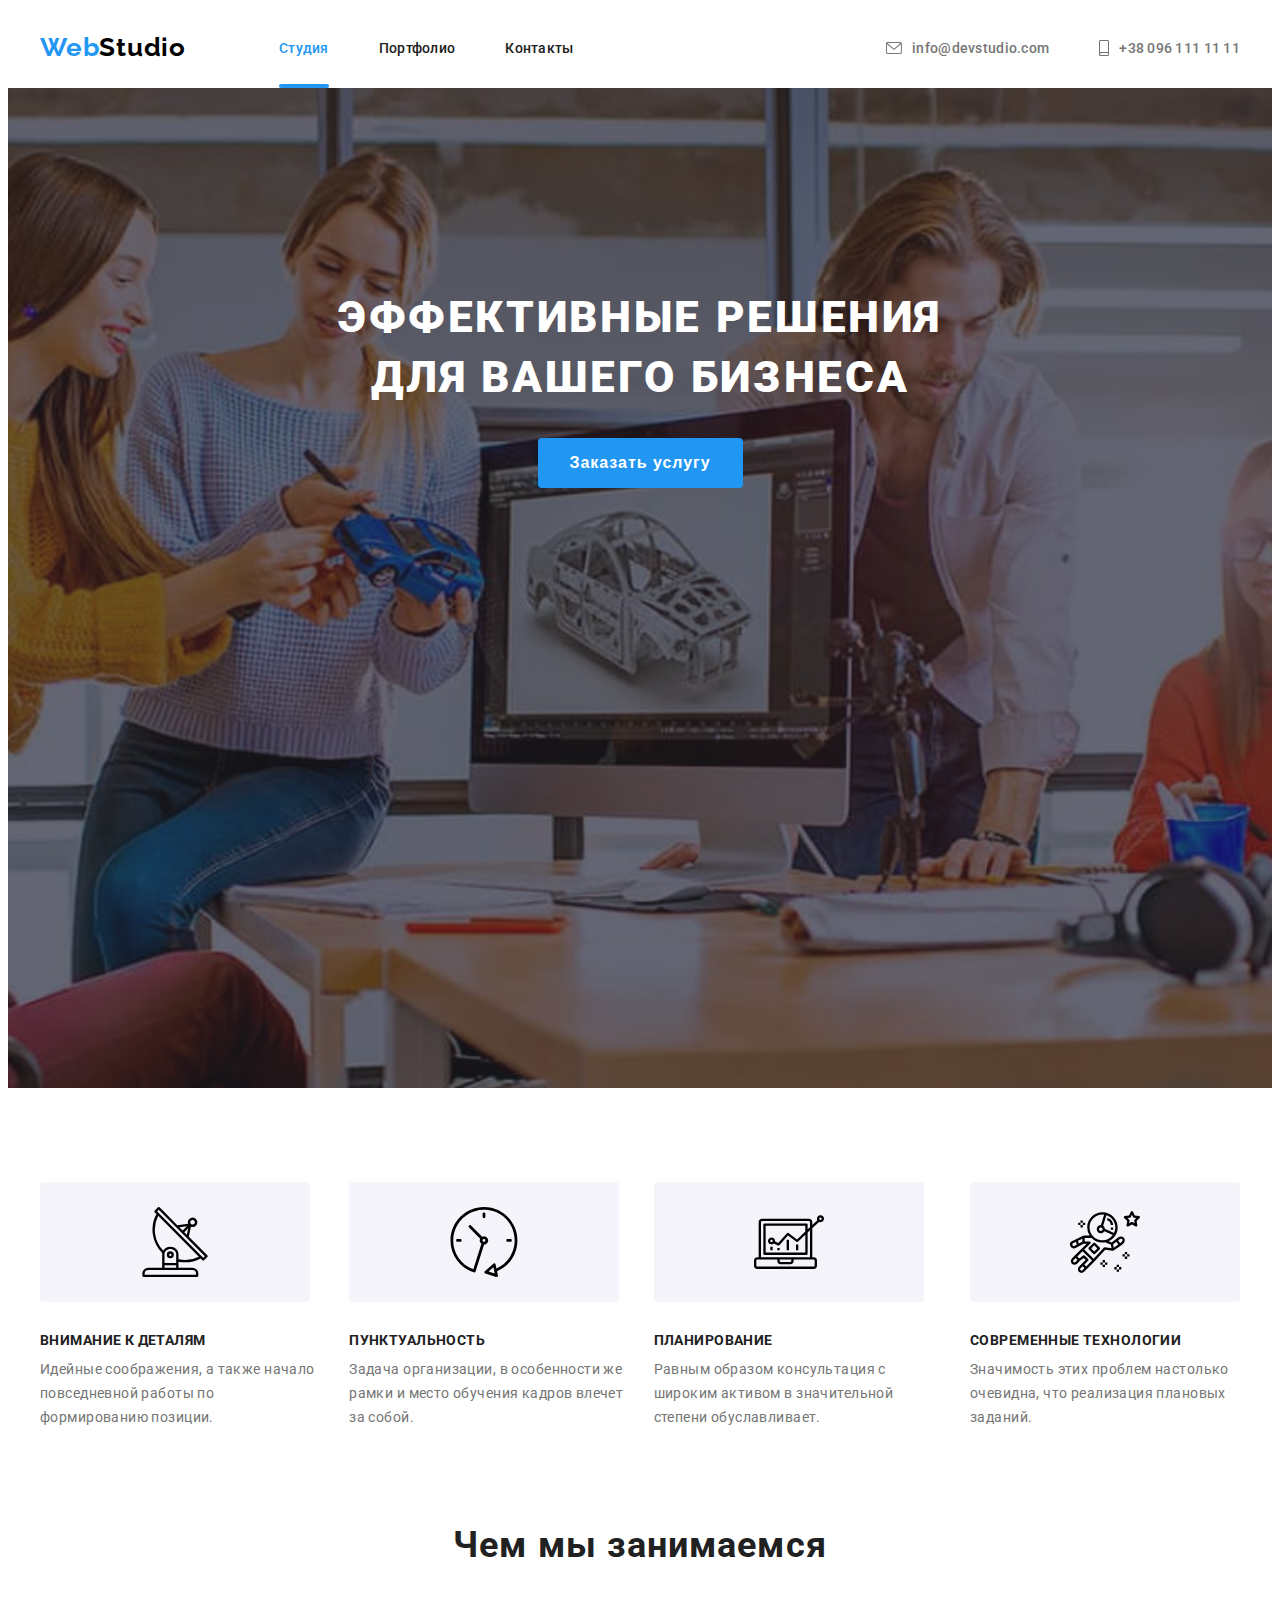
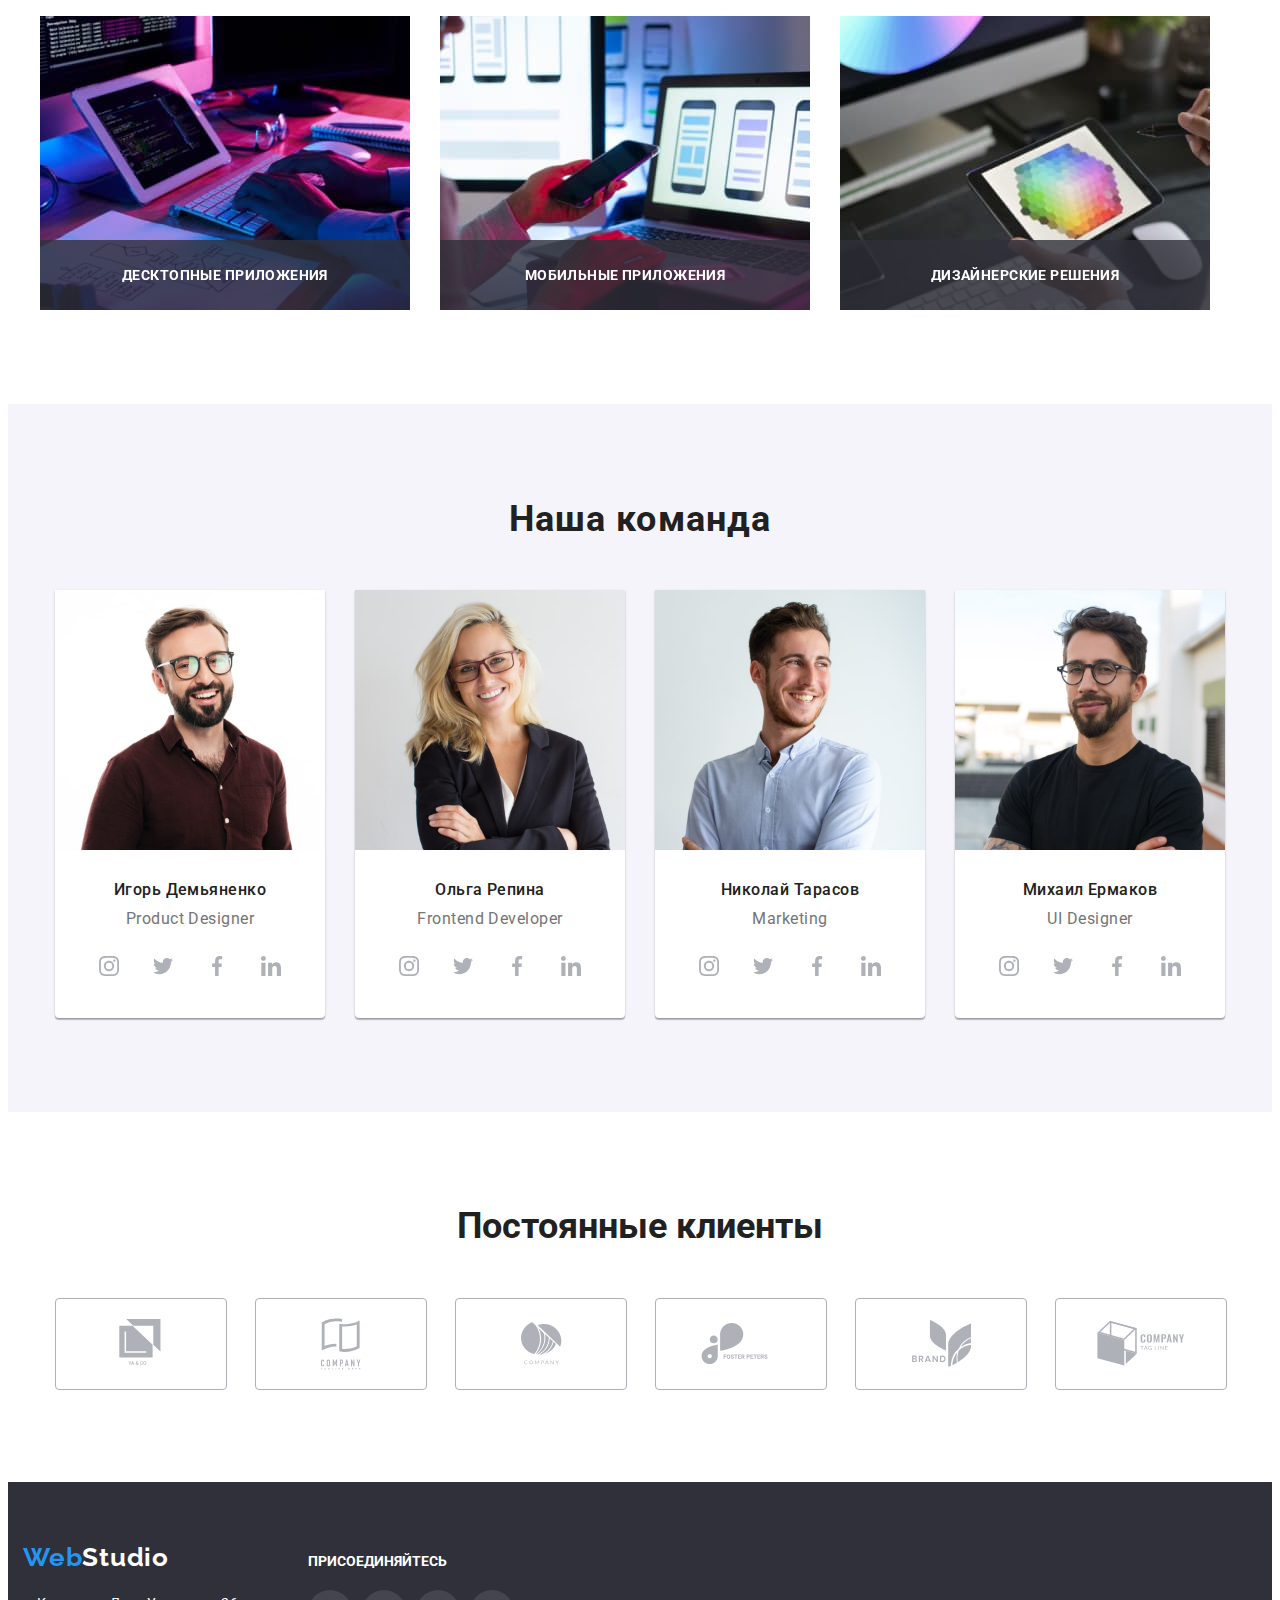
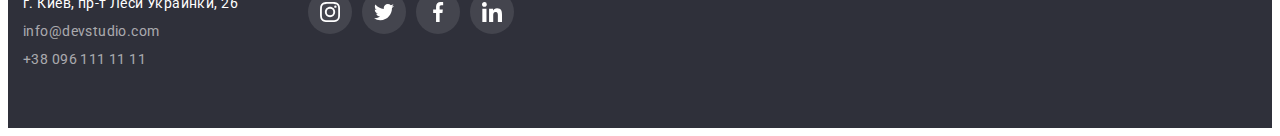
<file: index.html>
<!DOCTYPE html>
<html lang="ru">

<head>
  <meta charset="UTF-8" />
  <meta name="viewport" content="width=device-width, initial-scale=1.0" />
  <title>WebStudio</title>

  <link rel="preconnect" href="https://fonts.gstatic.com" />
  <link href="https://fonts.googleapis.com/css2?family=Raleway:wght@700&family=Roboto:wght@400;500;700;900&display=swap"
    rel="stylesheet" />
  <link rel="stylesheet" href="https://cdnjs.cloudflare.com/ajax/libs/modern-normalize/1.0.0/modern-normalize.min.css"
    integrity="sha512-ISS7cAi1PEhQ8jnbJpJZMd29NlhNj4AWYyLOSp2CE/CsHxTCu+r+t0D2yoJudVrd0/8fTVPUVDzY5Tvli75u/g=="
    crossorigin="anonymous" />
  <link rel="stylesheet" href="./css/styles.css" />
</head>

<body class="page-body">
  <!-- Шапка сайта -->

  <header class="page-header ">
    <div class="container page-header-menu">
      <nav class="nav">
        <a href="/" lang="en" class="logo-header">
          <span class="logo-web">Web</span><span class="logo-studio">Studio</span></a>
        <ul class="nav-list">
          <li class="nav-list-item">
            <a href="./index.html" class="nav-link current">Студия</a>
          </li>
          <li class="nav-list-item">
            <a href="./portfolio.html" class="nav-link">Портфолио</a>
          </li>
          <li class="nav-list-item">
            <a href="" class="nav-link">Контакты</a>
          </li>
        </ul>
      </nav>
      <ul class="header-contacts">
        <li class="header-contacts-item">
          <a class="email-link item" href="mailto:info@devstudio.com">
            <svg class="contacts-icon-mail">
              <use href="./images/sprite.svg#envelope"></use>
            </svg>
            info@devstudio.com
          </a>
        </li>
        <li class="header-contacts-item"><a class="tel-link item" href="tel:+380961111111">
            <svg class="contacts-icon-tel">
              <use href="./images/sprite.svg#smartphone"></use>
            </svg>
            +38 096 111 11 11</a></li>
      </ul>
    </div>
  </header>

  <main>
    <!-- Герой -->

    <section class="hero overlay">
      <div class="hero-text">
        <h1 class="hero-title">Эффективные решения для вашего бизнеса</h1>
        <button data-modal-open class="hero-btn" type="button">Заказать услугу</button>

        <div class="backdrop is-hidden" data-modal>
          <div class="modal">

            <button data-modal-close class="close-btn" type="button">
              <svg class="close-icon">
                <use href="./images/sprite.svg#close-icon"></use>
              </svg>
            </button>

          </div>
        </div>
      </div>
    </section>


    <!--Особенности-->
    <section class="section feature-section">
      <div class="container">
        <visually hidden>
          <h2 class="section-title visually-hidden">Особенности</h2>
        </visually hidden>
        <ul class="list">
          <li class="list-item">
            <div class="features-icon">
              <svg width="70" height="70">
                <use href="./images/sprite.svg#antenna"></use>
              </svg>
            </div>
            <h3 class="feature-title">Внимание к деталям</h3>
            <p class="feature-text">
              Идейные соображения, а также начало повседневной работы по
              формированию позиции.
            </p>
          </li>
          <li class="list-item">
            <div class="features-icon">
              <svg width="70" height="70">
                <use href="./images/sprite.svg#clock"></use>
              </svg>
            </div>
            <h3 class="feature-title">Пунктуальность</h3>
            <p class="feature-text">
              Задача организации, в особенности же рамки и место обучения
              кадров влечет за собой.
            </p>
          </li>
          <li class="list-item">
            <div class="features-icon">
              <svg width="70" height="70">
                <use href="./images/sprite.svg#diagram"></use>
              </svg>
            </div>
            <h3 class="feature-title">Планирование</h3>
            <p class="feature-text">
              Равным образом консультация с широким активом в значительной
              степени обуславливает.
            </p>
          </li>
          <li class="list-item">
            <div class="features-icon">
              <svg width="70" height="70">
                <use href="./images/sprite.svg#astronaut"></use>
              </svg>
            </div>
            <h3 class="feature-title">Современные технологии</h3>
            <p class="feature-text">
              Значимость этих проблем настолько очевидна, что реализация
              плановых заданий.
            </p>
          </li>
        </ul>
      </div>
    </section>
    <!--Чем мы занимаемся-->
    <section class="section what-we-do">
      <div class="container">
        <h2 class="section-title what-we-do-title">Чем мы занимаемся</h2>
        <ul class="list">
          <li class="what-we-do-list-item">
            <img src="./images/main/box1.jpg" alt="компьютер" width="370" height="294" />
            <p class="what-we-do-text">Десктопные приложения</p>
          </li>
          <li class="what-we-do-list-item">
            <img src="./images/main/box2.jpg" alt="мобильный" width="370" height="294" />
            <p class="what-we-do-text">Мобильные приложения</p>

          </li>
          <li class="what-we-do-list-item">
            <img src="./images/main/box3.jpg" alt="планшет" width="370" height="294" />
            <p class="what-we-do-text">Дизайнерские решения</p>

          </li>
        </ul>
      </div>
    </section>
    <!--Наша команда-->
    <section class="section our-team-section">
      <div class="container">
        <h2 class="section-title our-team-title">Наша команда</h2>
        <ul class="list-our-team">

          <li class="team-list-item">
            <img src="./images/main/team1.jpg" alt="Дизайнер" width="270" height="260" />
            <div class="text-our-team">
              <h3 class="team-member">Игорь Демьяненко</h3>
              <p class="job-title" lang="en">Product Designer</p>

              <ul class="social-list">
                <li class="social-item">
                  <a href="" class="link-network">
                    <svg class="icon-network">
                      <use href="./images/sprite.svg#instagram"></use>
                    </svg>
                  </a>

                </li>
                <li class="social-item">
                  <a href="" class="link-network">
                    <svg class="icon-network">
                      <use href="./images/sprite.svg#twitter"></use>
                    </svg>
                  </a>
                </li>
                <li class="social-item">
                  <a href="" class="link-network">
                    <svg class="icon-network">
                      <use href="./images/sprite.svg#facebook"></use>
                    </svg>
                  </a>
                </li>
                <li class="social-item">
                  <a href="" class="link-network">
                    <svg class="icon-network">
                      <use href="./images/sprite.svg#linkedin"></use>
                    </svg>
                  </a>
                </li>
              </ul>
            </div>
          </li>
          <li class="team-list-item">
            <img src="./images/main/team2.jpg" alt="Разработчик" width="270" height="260" />
            <div class="text-our-team">
              <h3 class="team-member">Ольга Репина</h3>
              <p class="job-title" lang="en">Frontend Developer</p>

              <ul class="social-list">
                <li class="social-item">
                  <a href="" class="link-network">
                    <svg class="icon-network">
                      <use href="./images/sprite.svg#instagram"></use>
                    </svg>
                  </a>
                </li>
                <li class="social-item">
                  <a href="" class="link-network">
                    <svg class="icon-network">
                      <use href="./images/sprite.svg#twitter"></use>
                    </svg>
                  </a>
                </li>
                <li class="social-item">
                  <a href="" class="link-network">
                    <svg class="icon-network">
                      <use href="./images/sprite.svg#facebook"></use>
                    </svg>
                  </a>
                </li>
                <li class="social-item">
                  <a href="" class="link-network">
                    <svg class="icon-network">
                      <use href="./images/sprite.svg#linkedin"></use>
                    </svg>
                  </a>
                </li>
              </ul>
            </div>
          </li>
          </li>
          <li class="team-list-item">
            <img src="./images/main/team3.jpg" alt="Маркетинг" width="270" height="260" />
            <div class="text-our-team">
              <h3 class="team-member">Николай Тарасов</h3>
              <p class="job-title" lang="en">Marketing</p>

              <ul class="social-list">
                <li class="social-item">
                  <a href="" class="link-network">
                    <svg class="icon-network">
                      <use href="./images/sprite.svg#instagram"></use>
                    </svg>
                  </a>
                </li>
                <li class="social-item">
                  <a href="" class="link-network">
                    <svg class="icon-network">
                      <use href="./images/sprite.svg#twitter"></use>
                    </svg>
                  </a>
                </li>
                <li class="social-item">
                  <a href="" class="link-network">
                    <svg class="icon-network">
                      <use href="./images/sprite.svg#facebook"></use>
                    </svg>
                  </a>
                </li>
                <li class="social-item">
                  <a href="" class="link-network">
                    <svg class="icon-network">
                      <use href="./images/sprite.svg#linkedin"></use>
                    </svg>
                  </a>
                </li>
              </ul>
            </div>
          </li>
          <li class="team-list-item">
            <img src="./images/main/team4.jpg" alt="Дизайнер пользовательского интерфейса" width="270" height="260" />
            <div class="text-our-team">
              <h3 class="team-member">Михаил Ермаков</h3>
              <p class="job-title" lang="en">UI Designer</p>

              <ul class="social-list">
                <li class="social-item">
                  <a href="" class="link-network">
                    <svg class="icon-network">
                      <use href="./images/sprite.svg#instagram"></use>
                    </svg>
                  </a>
                </li>
                <li class="social-item">
                  <a href="" class="link-network">
                    <svg class="icon-network">
                      <use href="./images/sprite.svg#twitter"></use>
                    </svg>
                  </a>
                </li>
                <li class="social-item">
                  <a href="" class="link-network">
                    <svg class="icon-network">
                      <use href="./images/sprite.svg#facebook"></use>
                    </svg>
                  </a>
                </li>
                <li class="social-item">
                  <a href="" class="link-network">
                    <svg class="icon-network">
                      <use href="./images/sprite.svg#linkedin"></use>
                    </svg>
                  </a>
                </li>
              </ul>
          </li>
      </div>
      </ul>
      </div>
    </section>
    <!-- clients -->
    <section class="clients">
      <div class="container">
        <h2 class="clients-title">Постоянные клиенты</h2>

        <ul class="list-clients">
          <li class="item-clients">

            <a href="" class="link-clients">
              <svg width="45" height="49" class="icon-clients">
                <use href="./images/sprite.svg#logo-1"></use>
              </svg>
            </a>
          </li>

          <li class="item-clients">
            <a href="" class="link-clients">
              <svg width="40" height="52" class="icon-clients">
                <use href="./images/sprite.svg#logo-2"></use>
              </svg>
            </a>
          </li>

          <li class="item-clients">
            <a href="" class="link-clients">
              <svg width="41" height="43" class="icon-clients">
                <use href="./images/sprite.svg#logo-3"></use>
              </svg>
            </a>
          </li>

          <li class="item-clients">
            <a href="" class="link-clients">
              <svg width="80" height="42" class="icon-clients">
                <use href="./images/sprite.svg#logo-4"></use>
              </svg>
            </a>
          </li>

          <li class="item-clients">
            <a href="" class="link-clients">
              <svg width="59" height="47" class="icon-clients">
                <use href="./images/sprite.svg#logo-5"></use>
              </svg>
            </a>
          </li>

          <li class="item-clients">
            <a href="" class="link-clients">
              <svg width="88" height="45" class="icon-clients">
                <use href="./images/sprite.svg#logo-6"></use>
              </svg>
            </a>
          </li>

        </ul>

      </div>
    </section>
  </main>
  <!-- Футер -->
  <footer class="dark-theme page-footer">
    <div class="container footer-container">
      <div class="footer-contacts">
        <a href="/" lang="en" class="logo">
          <span class="logo-web">Web</span><span class="logo-studio logo-footer">Studio</span></a>
        <address class="address">
          <ul class="contact-information-list">
            <li class="contact-information-list-item">
              <a class="contact-information-street" href="https://goo.gl/maps/Xq5LNaimfFNmLag48" target="_blank">г.
                Киев,
                пр-т Леси Украинки, 26</a>
            </li>
            <li class="contact-information-list-item">
              <a class="contact-information-email" href="mailto:info@devstudio.com">info@devstudio.com</a>
            </li>
            <li class="contact-information-list-item">
              <a class="contact-information-phone" href="tel:+380961111111">+38 096 111 11 11</a>
            </li>
          </ul>
        </address>
      </div>

      <div class="join-us">
        <p class="join-us-title">присоединяйтесь</p>
        <ul class="join-us-list">
          <li class="join-us-item">
            <a href="" class="join-us-link">
              <svg width="20" height="20">
                <use href="./images/sprite.svg#instagram"></use>
              </svg>
            </a>
          </li>

          <li class="join-us-item">
            <a href="" class="join-us-link">
              <svg width="20" height="20">
                <use href="./images/sprite.svg#twitter"></use>
              </svg>
            </a>
          </li>

          <li class="join-us-item">
            <a href="" class="join-us-link">
              <svg width="20" height="20">
                <use href="./images/sprite.svg#facebook"></use>
              </svg>
            </a>
          </li>

          <li class="join-us-item">
            <a href="" class="join-us-link">
              <svg width="20" height="20">
                <use href="./images/sprite.svg#linkedin"></use>
              </svg>
            </a>
          </li>


        </ul>

      </div>
    </div>
  </footer>

  <script src="./js/modal.js"></script>

</body>

</html>
</file>
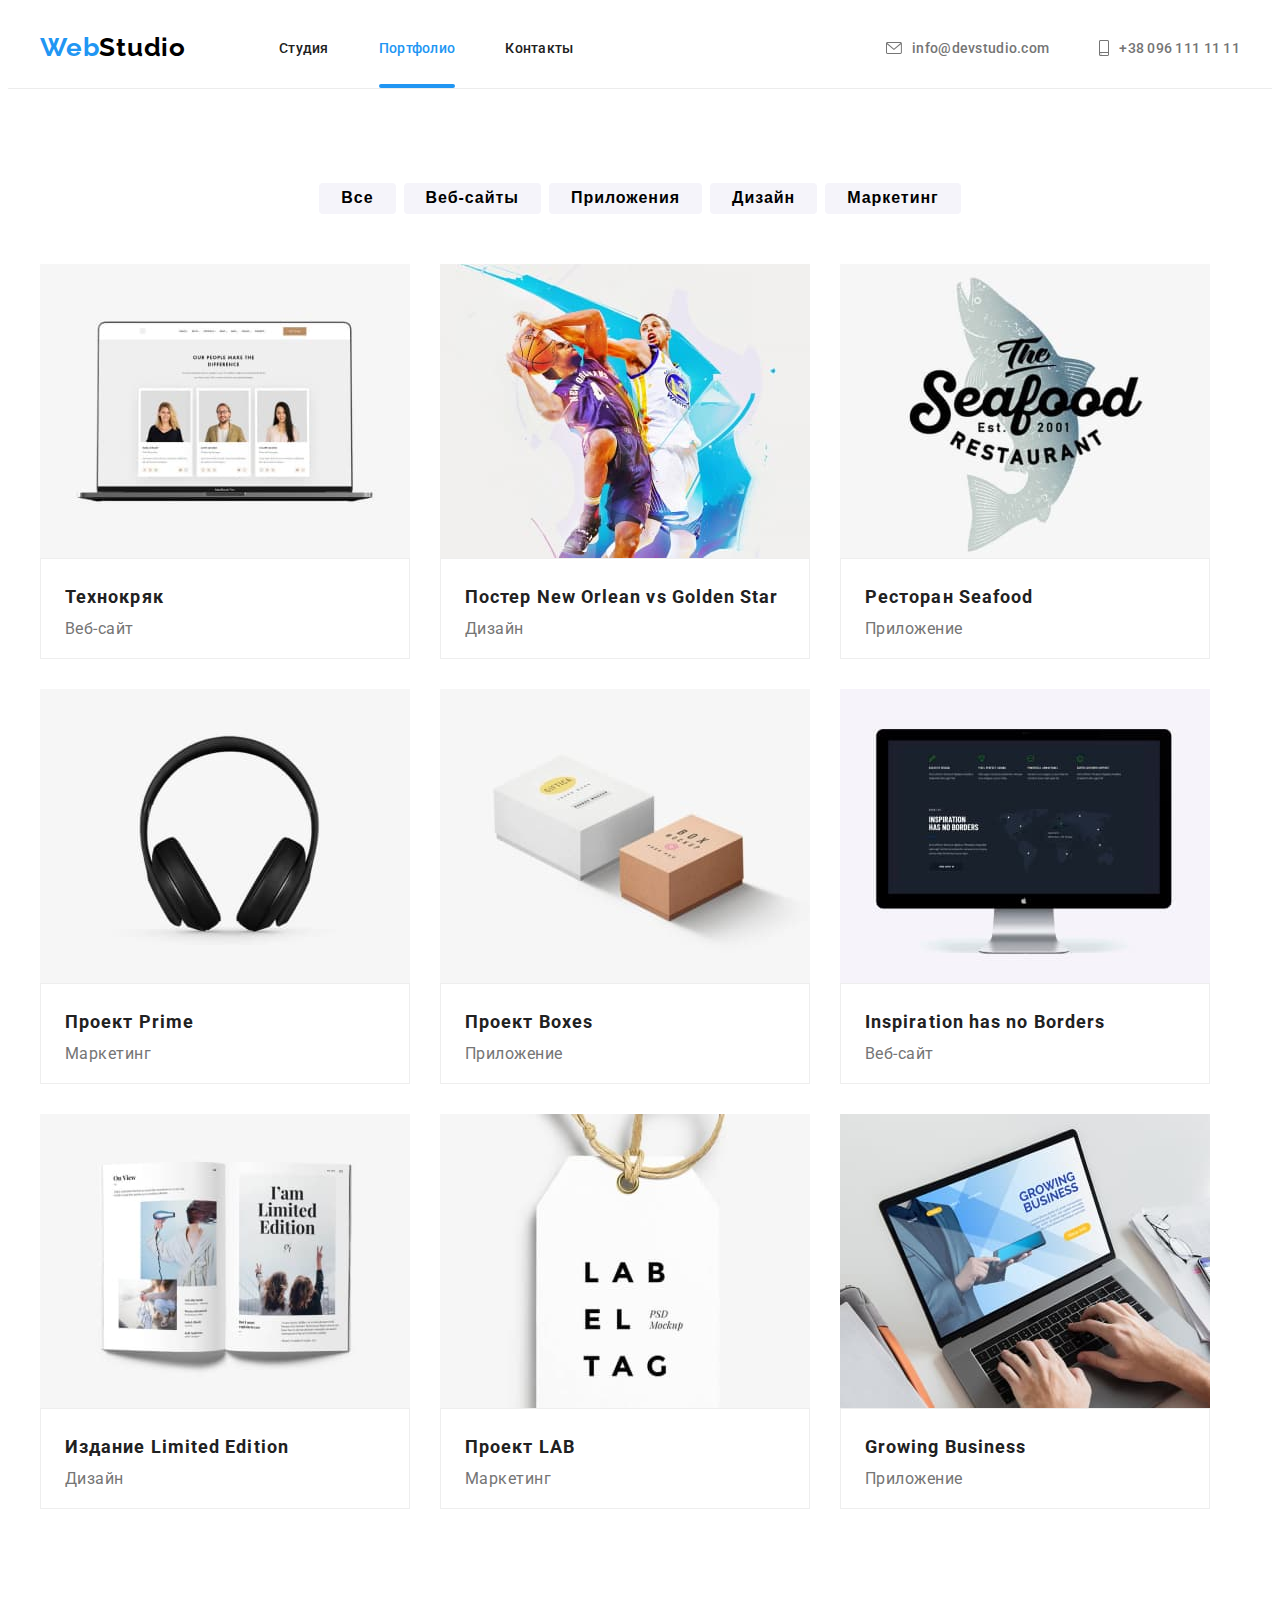
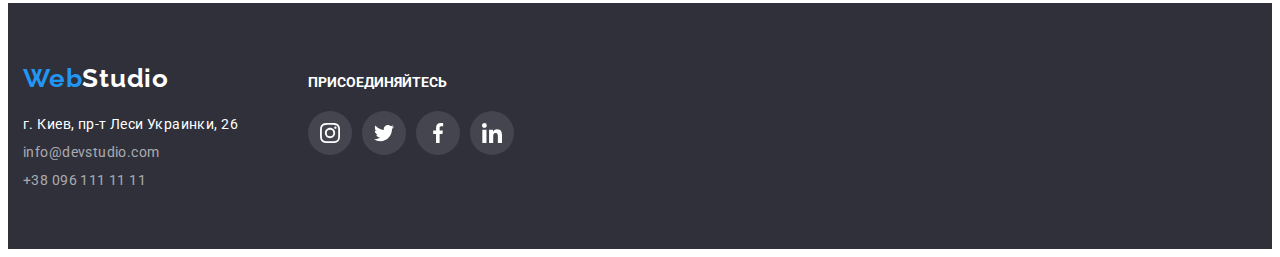
<file: portfolio.html>
<!DOCTYPE html>
<html lang="ru">

<head>
  <meta charset="UTF-8" />
  <meta name="viewport" content="width=device-width, initial-scale=1.0" />
  <title>Portfolio</title>
  <link rel="preconnect" href="https://fonts.gstatic.com" />
  <link href="https://fonts.googleapis.com/css2?family=Raleway:wght@700&family=Roboto:wght@400;500;700;900&display=swap"
    rel="stylesheet" />
  <link rel="stylesheet" href="https://cdnjs.cloudflare.com/ajax/libs/modern-normalize/1.0.0/modern-normalize.min.css"
    integrity="sha512-ISS7cAi1PEhQ8jnbJpJZMd29NlhNj4AWYyLOSp2CE/CsHxTCu+r+t0D2yoJudVrd0/8fTVPUVDzY5Tvli75u/g=="
    crossorigin="anonymous" />
  <link rel="stylesheet" href="./css/styles.css" />
</head>

<body>
  <!-- Шапка сайта -->
  <header class="page-header portfolio-header">
    <div class="container page-header-menu">
      <nav class="nav">
        <a href="/" lang="en" class="logo-header">
          <span class="logo-web">Web</span><span class="logo-studio">Studio</span></a>
        <ul class="nav-list">
          <li class="nav-list-item">
            <a href="./index.html" class="nav-link">Студия</a>
          </li>
          <li class="nav-list-item">
            <a href="./portfolio.html" class="nav-link current">Портфолио</a>
          </li>
          <li class="nav-list-item">
            <a href="" class="nav-link">Контакты</a>
          </li>
        </ul>
      </nav>
      <ul class="header-contacts">
        <li class="header-contacts-item">
          <a class="email-link item" href="mailto:info@devstudio.com">
            <svg class="contacts-icon-mail">
              <use href="./images/sprite.svg#envelope"></use>
            </svg>
            info@devstudio.com
          </a>
        </li>
        <li class="header-contacts-item"><a class="tel-link item" href="tel:+380961111111">
            <svg class="contacts-icon-tel">
              <use href="./images/sprite.svg#smartphone"></use>
            </svg>
            +38 096 111 11 11</a></li>
      </ul>
    </div>
  </header>
  <main>
    <!-- Список проектов -->
    <section class="portfolio">
      <div class="container">
        <visually hidden>
          <h1 class="visually-hidden">Портфолио</h1>
        </visually>
        <ul class="filter-buttons">
          <li class="filter-items"><button class="modal-btn" type="button">Все</button></li>
          <li class="filter-items"><button class="modal-btn" type="button">Веб-сайты</button></li>
          <li class="filter-items">
            <button class="modal-btn" type="button">Приложения</button>
          </li>
          <li class="filter-items"><button class="modal-btn" type="button">Дизайн</button></li>
          <li class="filter-items"><button class="modal-btn" type="button">Маркетинг</button></li>
        </ul>

        <ul class="projects">
          <li class="projects-item">
            <a href="" class="portfolio-item-link">
              <div class="projects-thumb">
                <img src="./images/portfolio/tehno.jpg" alt="Веб-сайт" width="370" height="294" />
                <p class="description-thumb">
                  Технокряк это современная площадка распространения коронавируса. Компании используют эту платформу для
                  цифрового
                  шпионажа и атак на защищённые сервера конкурентов.
                </p>
              </div>

              <div class="projects-text">
                <h2 class="project-name">Технокряк</h2>
                <p class="project-type">Веб-сайт</p>
              </div>
            </a>
          </li>

          <li class="projects-item">
            <a href="" class="portfolio-item-link">
              <div class="projects-thumb">
                <img src="./images/portfolio/poster.jpg" alt="Постер" width="370" height="294" />
                <p class="description-thumb">
                  Технокряк это современная площадка распространения коронавируса. Компании используют эту платформу для
                  цифрового
                  шпионажа и атак на защищённые сервера конкурентов.
                </p>
              </div>

              <div class="projects-text">
                <h2 class="project-name">
                  Постер <span lang="en">New Orlean vs Golden Star</span>
                </h2>
                <p class="project-type">Дизайн</p>
              </div>
            </a>
          </li>

          <li class="projects-item">
            <a href="" class="portfolio-item-link">
              <div class="projects-thumb">
                <img src="./images/portfolio/resto.jpg" alt="Вывеска Ресторана Seafood" width="370" height="294" />
                <p class="description-thumb">
                  Технокряк это современная площадка распространения коронавируса. Компании используют эту платформу для
                  цифрового
                  шпионажа и атак на защищённые сервера конкурентов.
                </p>
              </div>


              <div class="projects-text">
                <h2 class="project-name">
                  Ресторан <span lang="en">Seafood</span>
                </h2>
                <p class="project-type">Приложение</p>
              </div>
            </a>
          </li>

          <li class="projects-item">
            <a href="" class="portfolio-item-link">
              <div class="projects-thumb">
                <img src="./images/portfolio/prime.jpg" alt="Наушники" width="370" height="294" />
                <p class="description-thumb">
                  Технокряк это современная площадка распространения коронавируса. Компании используют эту платформу для
                  цифрового
                  шпионажа и атак на защищённые сервера конкурентов.
                </p>
              </div>


              <div class="projects-text">
                <h2 class="project-name">
                  Проект <span lang="en">Prime</span>
                </h2>
                <p class="project-type">Маркетинг</p>
              </div>
            </a>
          </li>

          <li class="projects-item">
            <a href="" class="portfolio-item-link">
              <div class="projects-thumb">
                <img src="./images/portfolio/boxes.jpg" alt="Две коробке" width="370" height="294" />
                <p class="description-thumb">
                  Технокряк это современная площадка распространения коронавируса. Компании используют эту платформу для
                  цифрового
                  шпионажа и атак на защищённые сервера конкурентов.
                </p>
              </div>


              <div class="projects-text">
                <h2 class="project-name">
                  Проект <span lang="en">Boxes</span>
                </h2>
                <p class="project-type">Приложение</p>
              </div>
            </a>
          </li>

          <li class="projects-item">
            <a href="" class="portfolio-item-link">
              <div class="projects-thumb">
                <img src="./images/portfolio/inspiration.jpg" alt="Компьтер" width="370" height="294" />
                <p class="description-thumb">
                  Технокряк это современная площадка распространения коронавируса. Компании используют эту платформу для
                  цифрового
                  шпионажа и атак на защищённые сервера конкурентов.
                </p>
              </div>


              <div class="projects-text">
                <h2 class="project-name" lang="en">
                  Inspiration has no Borders
                </h2>
                <p class="project-type">Веб-сайт</p>
              </div>
            </a>
          </li>

          <li class="projects-item">
            <a href="" class="portfolio-item-link">
              <div class="projects-thumb">
                <img src="./images/portfolio/limited.jpg" alt="Журнал" width="370" height="294" />
                <p class="description-thumb">
                  Технокряк это современная площадка распространения коронавируса. Компании используют эту платформу для
                  цифрового
                  шпионажа и атак на защищённые сервера конкурентов.
                </p>
              </div>


              <div class="projects-text">
                <h2 class="project-name">
                  Издание <span lang="en">Limited Edition</span>
                </h2>
                <p class="project-type">Дизайн</p>
              </div>
            </a>
          </li>

          <li class="projects-item">
            <a href="" class="portfolio-item-link">
              <div class="projects-thumb">
                <img src="./images/portfolio/lab.jpg" alt="Бирка" width="370" height="294" />
                <p class="description-thumb">
                  Технокряк это современная площадка распространения коронавируса. Компании используют эту платформу для
                  цифрового
                  шпионажа и атак на защищённые сервера конкурентов.
                </p>
              </div>

              <div class="projects-text">
                <h2 class="project-name">Проект <span lang="en">LAB</span></h2>
                <p class="project-type">Маркетинг</p>
              </div>
            </a>
          </li>

          <li class="projects-item">
            <a href="" class="portfolio-item-link">
              <div class="projects-thumb">
                <img src="./images/portfolio/business.jpg" alt="Ноутбук" width="370" height="294" />
                <p class="description-thumb">
                  Технокряк это современная площадка распространения коронавируса. Компании используют эту платформу для
                  цифрового
                  шпионажа и атак на защищённые сервера конкурентов.
                </p>
              </div>


              <div class="projects-text">
                <h2 class="project-name" lang="en">Growing Business</h2>
                <p class="project-type">Приложение</p>
              </div>
            </a>
          </li>
        </ul>
      </div>
    </section>
  </main>
  <!-- Футер -->
  <footer class="dark-theme page-footer">
    <div class="container footer-container">
      <div class="footer-contacts">
        <a href="/" lang="en" class="logo">
          <span class="logo-web">Web</span><span class="logo-studio logo-footer">Studio</span></a>
        <address class="address">
          <ul class="contact-information-list">
            <li class="contact-information-list-item">
              <a class="contact-information-street" href="https://goo.gl/maps/Xq5LNaimfFNmLag48" target="_blank">г.
                Киев,
                пр-т Леси Украинки, 26</a>
            </li>
            <li class="contact-information-list-item">
              <a class="contact-information-email" href="mailto:info@devstudio.com">info@devstudio.com</a>
            </li>
            <li class="contact-information-list-item">
              <a class="contact-information-phone" href="tel:+380961111111">+38 096 111 11 11</a>
            </li>
          </ul>
        </address>
      </div>
      <div class="join-us">
        <p class="join-us-title">присоединяйтесь</p>
        <ul class="join-us-list">
          <li class="join-us-item">
            <a href="" class="join-us-link">
              <svg width="20" height="20">
                <use href="./images/sprite.svg#instagram"></use>
              </svg>
            </a>
          </li>
          <li class="join-us-item">
            <a href="" class="join-us-link">
              <svg width="20" height="20">
                <use href="./images/sprite.svg#twitter"></use>
              </svg>
            </a>
          </li>
          <li class="join-us-item">
            <a href="" class="join-us-link">
              <svg width="20" height="20">
                <use href="./images/sprite.svg#facebook"></use>
              </svg>
            </a>
          </li>
          <li class="join-us-item">
            <a href="" class="join-us-link">
              <svg width="20" height="20">
                <use href="./images/sprite.svg#linkedin"></use>
              </svg>
            </a>
          </li>
        </ul>
      </div>
    </div>

  </footer>





</body>

</html>
</file>
<file: css/styles.css>
:root {
  --text-font: "Roboto", sans-serif;
  --accent-color: #2196f3;
  --primary-text-color: #212121;
  --secondary-text-color: #757575;
  --dark-theme-color: #2f303a;
  --white-color: #ffffff;
  --black-color: #000000;
  --light-grey-color: rgba(255, 255, 255, 0.6);
  --light-grey-bg-color: #f5f4fa;
  --card-set-gap: 30px;
  --timing-function: cubic-bezier(0.4, 0, 0.2, 1);
}
body {
  font-family: var(--text-font);
  color: var(--primary-text-color);
}
h1,
h2,
h3,
h4,
h5,
h6,
p {
  margin: 0;
}

.address {
  font-style: normal;
}
/* ========== HEADER ========== */

.logo-studio,
.logo-web {
  font-family: Raleway;
  font-weight: 700;
  font-size: 26px;
  line-height: 1.192;
  letter-spacing: 0.03em;
  color: var(--black-color);
}
.logo-web {
  color: var(--accent-color);
}
.nav-link {
  display: block;
  padding-top: 32px;
  padding-bottom: 32px;

  font-weight: 500;
  font-size: 14px;
  line-height: 1.143;
  letter-spacing: 0.02em;
  color: var(--primary-text-color);

  transition: color 250ms var(--timing-function);
}

.nav-list .nav-link:hover,
.nav-list .nav-link:focus,
.nav-list .current {
  color: var(--accent-color);
}
.nav-list,
.nav-list {
  cursor: pointer;
}

.nav-list {
  display: flex;
}

.nav-list li:not(:last-child) {
  margin-right: 50px;
}

.header-contacts {
  display: flex;
  margin-left: auto;
}
.header-contacts li + li {
  margin-left: 50px;
}
.header-contacts-item {
  display: block;
  padding-top: 32px;
  padding-bottom: 32px;
}
.page-header-menu {
  display: flex;
  align-items: center;
  justify-content: space-between;
}
.nav {
  display: flex;
}

.logo-header {
  display: flex;
  padding-top: 24px;
  padding-bottom: 25px;
  margin-right: 93px;
}
.contacts-icon-mail {
  margin-right: 10px;
  fill: currentColor;
  width: 16px;
  height: 12px;
}
.contacts-icon-tel {
  margin-right: 10px;
  fill: currentColor;
  width: 10px;
  height: 16px;
}
.nav-list-item{
  position: relative;
}
/* ========== END HEADER ========== */

/* ========== COMPONENTS ========== */

.modal-btn {
  border: none;
  display: inline-block;
  font-weight: 700;
  font-size: 16px;
  line-height: 1.187;
  align-items: center;
  text-align: center;
  letter-spacing: 0.06em;
  background-color: var(--light-grey-bg-color);
  border-radius: 4px;
  padding: 6px 22px;

  transition: color 250ms var(--timing-function), 
  background-color 250ms var(--timing-function), 
  box-shadow 250ms var(--timing-function);
}
.filter-items:not(:last-child) {
  margin-right: 8px;
}
.modal-btn:hover,
.modal-btn:focus {
  background-color: var(--accent-color);
  color: var(--white-color);
  box-shadow: 0px 3px 1px rgb(0 0 0 / 10%), 0px 1px 2px rgb(0 0 0 / 8%), 0px 2px 2px rgb(0 0 0 / 12%);
}
a {
  text-decoration: none;
}
ul {
  list-style-type: none;
  padding: 0;
  margin: 0;
}

.dark-theme {
  background-color: var(--dark-theme-color);
}

.email-link,
.tel-link {
  display: flex;
  align-items: center;
  font-weight: 500;
  font-size: 14px;
  line-height: 1.143;
  letter-spacing: 0.02em;
  color: var(--secondary-text-color);

  transition: color 250ms var(--timing-function);
}
.email-link:hover,
.email-link:focus {
  color: var(--accent-color);
}
.tel-link:hover,
.tel-link:focus {
  color: var(--accent-color);
}

.section-title {
  font-weight: 700;
  font-size: 36px;
  line-height: 1.167;
  letter-spacing: 0.03em;
  color: var(--primary-text-color);
}
.container {
  width: 1200px;
  padding-left: 15px;
  padding-right: 15px;
  margin-left: auto;
  margin-right: auto;
  /*outline: 2px solid red;*/
}

.section {
  padding-bottom: 94px;
}
.visually-hidden {
  position: absolute;
  width: 1px;
  height: 1px;
  margin: -1px;
  border: 0;
  padding: 0;

  white-space: nowrap;
  clip-path: inset(100%);
  clip: rect(0 0 0 0);
  overflow: hidden;
}
.current::after {
  position: absolute;
  right: 0;
  bottom: 0;
  content: "";
  width: 100%;
  height: 4px;
  background-color: var(--accent-color);
  border-radius: 2px;
}
/* ========== END COMPONENTS ========== */

/* ========== HERO ========== */
.hero {
  justify-content: center;
  display: flex;
  text-align: center;
  padding-top: 200px;
  padding-bottom: 200px;
}
.hero-title {
  font-weight: 900;
  font-size: 44px;
  line-height: 1.363;
  letter-spacing: 0.06em;
  text-transform: uppercase;
  color: var(--white-color);
  margin-top: 0;
  margin-bottom: 30px;
}

.hero-btn {
  display: inline-block;
  font-weight: 700;
  font-size: 16px;
  line-height: 1.875;
  letter-spacing: 0.06em;
  color: var(--white-color);
  background-color: var(--accent-color);
  border-radius: 4px;
  min-width: 200px;
  height: 50px;
  padding: 10px 32px;
  border: 0;
  text-align: center;

  transition: background-color 250ms var(--timing-function);
}

.hero-btn:hover,
.hero-btn:focus {
  background-color: var(--accent-color);
}
.hero-btn {
  cursor: pointer;
}
.hero-text {
  max-width: 696px;
}
.overlay {
  height: 600px;
  max-width: 1600px;
  margin-left: auto;
  margin-right: auto;
  background-color: #c4c4c4;
  background-image: linear-gradient(
      to right,
      rgba(47, 48, 58, 0.4),
      rgba(47, 48, 58, 0.4)
    ),
    url(../images/main/hero.jpg);
  background-repeat: no-repeat;
  background-size: cover;
  background-position: center;
}

.backdrop {
  position: fixed;
  top: 0;
  left: 0;
  width: 100%;
  height: 100%;
  background-color: rgba(0, 0, 0, 0.2);
  transition: all 1000ms var(--timing-function);
}
.backdrop.is-hidden {
  opacity: 0;
  pointer-events: none;
}
.modal {
  position: absolute;
  top: 50%;
  left: 50%;
  transform: translate(-50%, -50%);

  min-width: 528px;
  min-height: 521px;
  background-color: var(--white-color);
}
.close-btn{
  position: absolute;
    right: 8px;
    top: 8px;
    display: flex;
    justify-content: center;
    align-items: center;
    width: 30px;
    height: 30px;
    border-radius: 50%;
    border: 1px solid rgba(0, 0, 0, 0.1);
    background-color: transparent;
    cursor: pointer;
    outline: none;
}
.close-icon{
  width: 18px;
  height: 18px;
  fill: var(--black-color);
}
/* ========== END HERO ========== */

/* ========== Features========== */
.feature-title {
  font-weight: 700;
  font-size: 14px;
  line-height: 1.142;
  letter-spacing: 0.03em;
  text-transform: uppercase;
  color: var(--primary-text-color);
  margin-bottom: 10px;
}
.feature-text {
  font-size: 14px;
  line-height: 1.714;
  letter-spacing: 0.03em;
  color: var(--secondary-text-color);
}
.list-item:not(:last-child) {
  margin-right: 30px;
}

.feature-section {
  padding-top: 94px;
}
.list {
  display: flex;
}
.list > .list-item {
  min-width: 270px;
}
.features-icon {
  display: flex;
  width: 270px;
  height: 120px;
  align-items: center;
  justify-content: center;
  background-color: var(--light-grey-bg-color);
  margin-bottom: 30px;
  border-radius: 4px;
}
/* ========== End Feature========== */

/* ==========  what-we-do========== */

.what-we-do {
  text-align: center;
}
.what-we-do-title {
  margin-bottom: 50px;
}
.what-we-do-list-item:not(:last-child) {
  margin-right: 30px;
}
.what-we-do-list-item{
  position: relative;
}
.what-we-do-text{
position: absolute;
bottom: 0;
width: 100%;
display: block;

font-weight: bold;
font-size: 14px;
line-height: 1.143
text-align: center;
letter-spacing: 0.03em;
text-transform: uppercase;
padding-top: 27px;
padding-bottom: 27px;

color: var(--white-color);
background-color: rgba(47, 48, 58, 0.8);
}
/* ========== what-we-do========== */
/* ========== Our team========== */
.our-team-section {
  background-color: var(--light-grey-bg-color);
  text-align: center;
  padding-top: 94px;
}
.our-team-title {
  margin-bottom: 50px;
}
.team-member {
  font-weight: 500;
  font-size: 16px;
  line-height: 1.188;
  letter-spacing: 0.03em;
  color: var(--primary-text-color);
  margin-bottom: 10px;
}
.job-title {
  font-size: 16px;
  line-height: 1.188;
  letter-spacing: 0.03em;
  color: var(--secondary-text-color);
}
.list-our-team {
  display: flex;
  justify-content: center;
}
.team-list-item:not(:last-child) {
  margin-right: 30px;
}
.text-our-team {
  padding-top: 30px;
  padding-left: 20px;
  padding-right: 20px;
  padding-bottom: 30px;
}

.team-list-item {
  width: 270px;
  background-color: var(--white-color);
  box-shadow: 0px 1px 3px rgba(0, 0, 0, 0.12), 0px 1px 1px rgba(0, 0, 0, 0.14),
    0px 2px 1px rgba(0, 0, 0, 0.2);
  border-radius: 0px 0px 4px 4px;
}
.social-list {
  display: flex;
  justify-content: center;
  margin-top: 16px;
  
}
.social-item {
  width: 44px;
  height: 44px;
  border-radius: 50%;

  transition: background-color 250ms var(--timing-function);
}
.social-item:not(:last-child) {
  margin-right: 10px;
}
.social-item:hover {
  background-color: var(--accent-color);
}
.link-network {
  width: 100%;
  height: 100%;
  border-radius: 50%;
  display: flex;
  justify-content: center;
  align-items: center;
  fill: #afb1b8;

  transition: fill 250ms var(--timing-function);
}
.link-network:hover {
  fill: var(--white-color);
}
.icon-network {
  width: 20px;
  height: 20px;
}
/* ========== End Our team========== */

/* ========== Clients========== */
.clients .container {
  padding: 94px 15px;
}
.clients-title {
  display: block;
  margin-bottom: 50px;
  text-align: center;
  font-weight: 700;
  font-size: 36px;
  line-height: 1.16;
  color: var(--primary-text-color);
}
.list-clients {
  display: flex;
  justify-content: center;
}
.item-clients {
  width: 170px;
  height: 90px;
}
.item-clients:not(:last-child) {
  margin-right: 30px;
}
.link-clients {
  width: 100%;
  height: 100%;
  display: flex;
  border: 1px solid #afb1b8;
  border-radius: 4px;
  justify-content: center;
  align-items: center;
  fill: #afb1b8;

  transition: fill 250ms var(--timing-function),
  border-color 250ms var(--timing-function);
}

.link-clients:hover {
  border-color: var(--accent-color);
}
.link-clients:hover {
  fill: var(--accent-color);
}
/* ========== End Clients========== */

/* ========== Footer========== */
.contact-information-street {
  font-size: 14px;
  line-height: 1.171;
  letter-spacing: 0.03em;
  color: var(--white-color);
}
.contact-information-email,
.contact-information-phone {
  font-size: 14px;
  line-height: 1.171;
  letter-spacing: 0.03em;
  color: var(--light-grey-color);
}
.logo-footer {
  color: var(--white-color);
}
.page-footer {
  padding-top: 60px;
  padding-bottom: 60px;
}
.logo {
  display: block;
  margin-bottom: 20px;
}
.contact-information-list-item:not(:last-child) {
  margin-bottom: 9px;
}
.join-us {
  align-items: baseline;
}
.join-us-title {
  color: var(--white-color);
  font-weight: 700;
  font-size: 14px;
  line-height: 1.14;
  text-transform: uppercase;
  margin-bottom: 20px;
  display: block;
}
.join-us-list {
  display: flex;
}
.join-us-item {
  width: 44px;
  height: 44px;
}
.join-us-item:not(:last-child) {
  margin-right: 10px;
}
.join-us-link {
  width: 100%;
  height: 100%;
  border-radius: 50%;
  display: flex;
  background: rgba(255, 255, 255, 0.1);
  justify-content: center;
  align-items: center;
  fill: var(--white-color);

  transition: background-color 250ms var(--timing-function);
}
.footer-container {
  display: flex;
  padding-right: 70px;
  align-items: baseline;
}
.join-us-link:hover {
  background-color: var(--accent-color);
}
.footer-contacts {
  margin-right: 70px;
}
/* ========== End Footer========== */

/* ========== Portfolio ========== */
.portfolio {
  padding-top: 94px;
  padding-bottom: 94px;
}

.portfolio-header {
  border-bottom: 1px solid #ececec;
}
.filter-buttons {
  display: flex;
  justify-content: center;
}
.project-name {
  font-weight: 700;
  font-size: 18px;
  line-height: 2;
  letter-spacing: 0.06em;
  color: var(--primary-text-color);
  margin-bottom: 4px;
}
.project-type {
  font-size: 16px;
  line-height: 1.187;
  letter-spacing: 0.03em;
  color: var(--secondary-text-color);
}
.projects {
  margin-top: 50px;
  display: flex;
  flex-wrap: wrap;
}

.projects-item {
  position: relative;
  display: block;
  margin-bottom: 30px;
  margin-right: 30px;
  width: 370px;
}
.projects-item:nth-child(3n) {
  margin-right: 0;
}
.projects-item:nth-last-child(-n + 3) {
  margin-bottom: 0;
}

.projects-text {
  padding: 20px 24px;
  border: 1px solid #eee;
}

img {
  display: block;
  max-width: 100%;
  height: auto;
}

.portfolio-item-link {
  display: inline-block;
  width: 100%;
  height: 100%;

  transition: box-shadow 250ms var(--timing-function);
}

.portfolio-item-link:hover,
.portfolio-item-link:focus {
  box-shadow: 0px 1px 1px rgba(0, 0, 0, 0.12), 0px 4px 4px rgba(0, 0, 0, 0.06),
    1px 4px 6px rgba(0, 0, 0, 0.16);
}
.projects-thumb {
  position: relative;
  overflow: hidden;
}
   

.description-thumb {
  position: absolute;
  top: 0;
  left: 0;
  font-size: 18px;
  line-height: 1.555;
  letter-spacing: 0.03em;
  color: var(--white-color);
  padding: 63px 24px;
  width: 100%;
  height: 100%;
  background-color: var(--accent-color);
  transform: translateY(100%);
 
  transition: transform 250ms var(--timing-function);
}

.portfolio-item-link:hover .description-thumb,
.portfolio-item-link:focus .description-thumb{
  transform: translateY(0%);
  
}


/* ========== END Portfolio ========== */

/* ========== second type to do Portfolio ========== */

.card-set {
  display: flex;
  flex-wrap: wrap;
  margin-top: calc(-1 * var(--card-set-gap));
  margin-left: calc(-1 * var(--card-set-gap));
  margin-top: 34px;
  margin-bottom: 94px;
}
.card-set > .item {
  flex-basis: calc(100% / 3 - var(--card-set-gap));
  margin-left: var(--card-set-gap);
  margin-top: var(--card-set-gap);
}
/*Card*/

.card-text {
  font-size: 16px;
  line-height: 1.187;
  letter-spacing: 0.03em;
  color: var(--secondary-text-color);
  margin-top: 4px;
}

.card-content {
  padding: 20px 24px;
  border: 1px solid #eee;
}
.card-heading {
  font-weight: 700;
  font-size: 18px;
  line-height: 2;
  letter-spacing: 0.06em;
  color: var(--primary-text-color);
}
/* ==========end second type to do Portfolio ========== */
</file>
